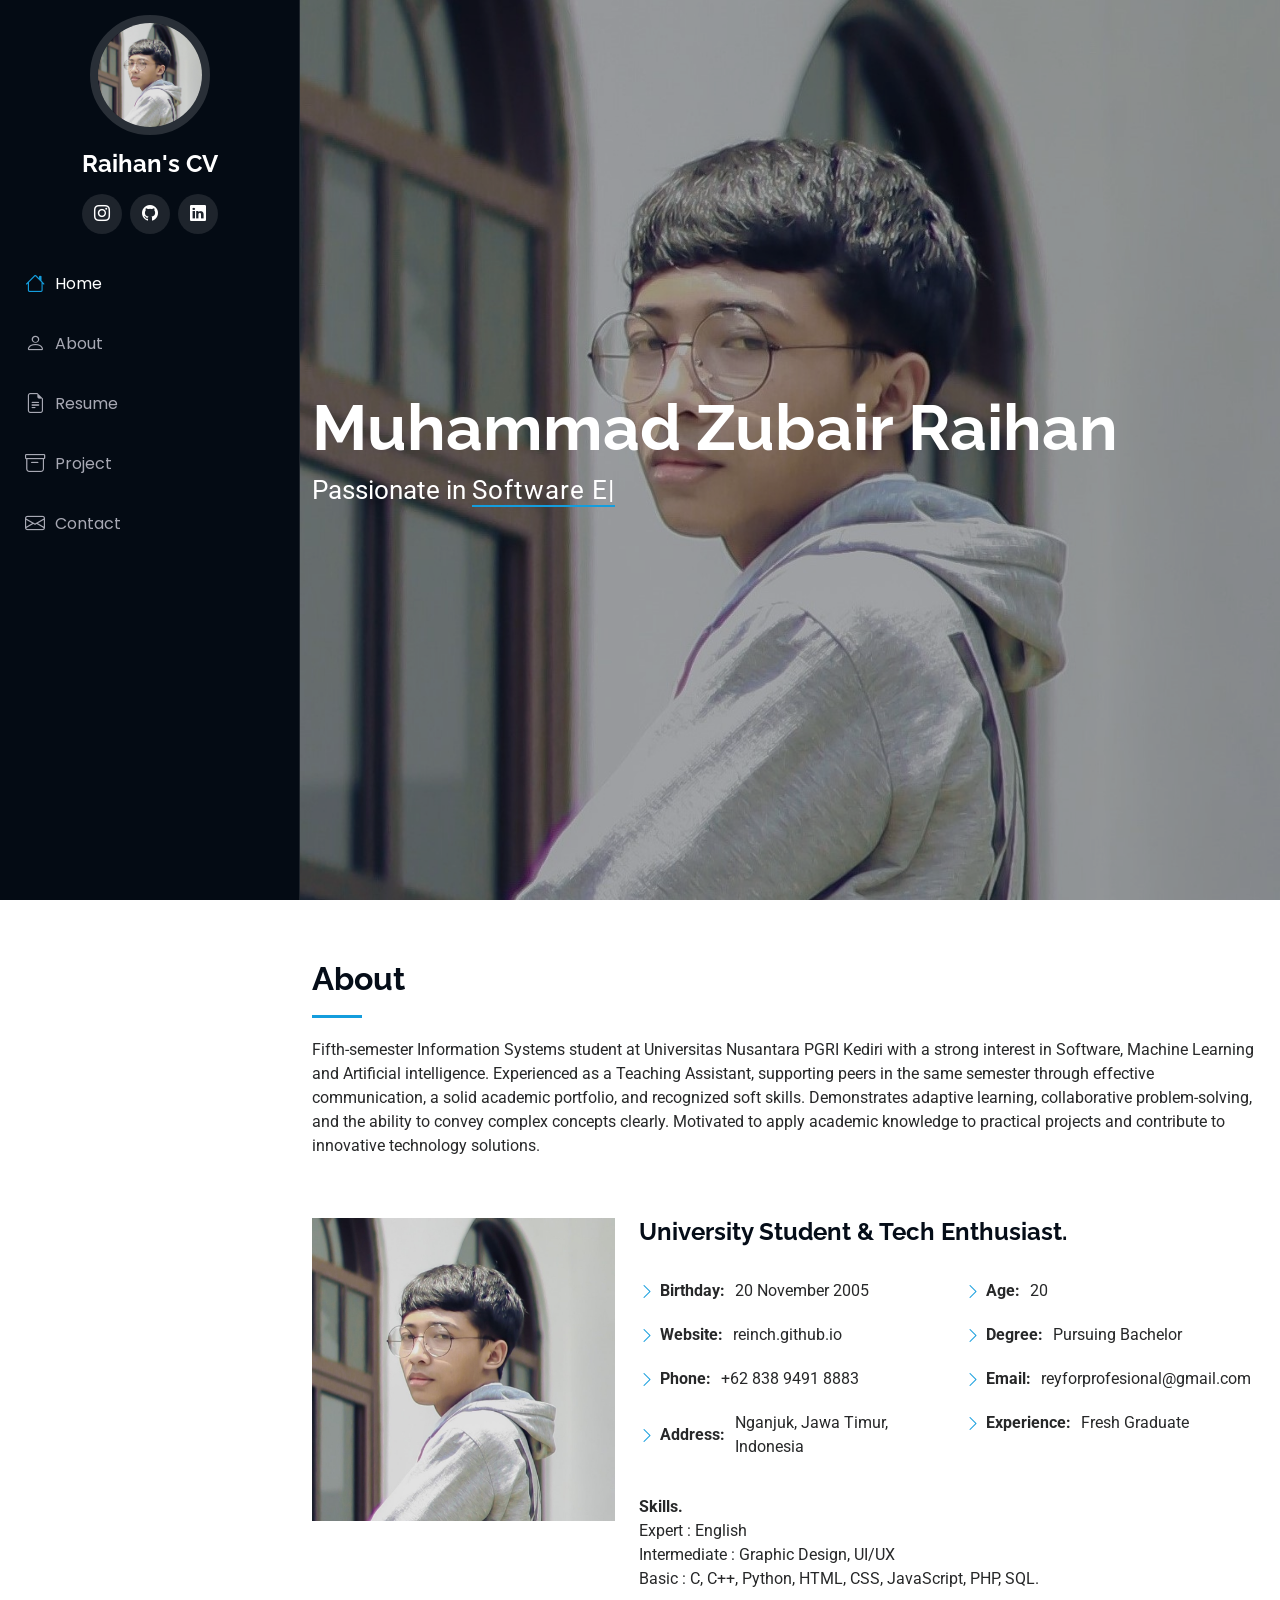
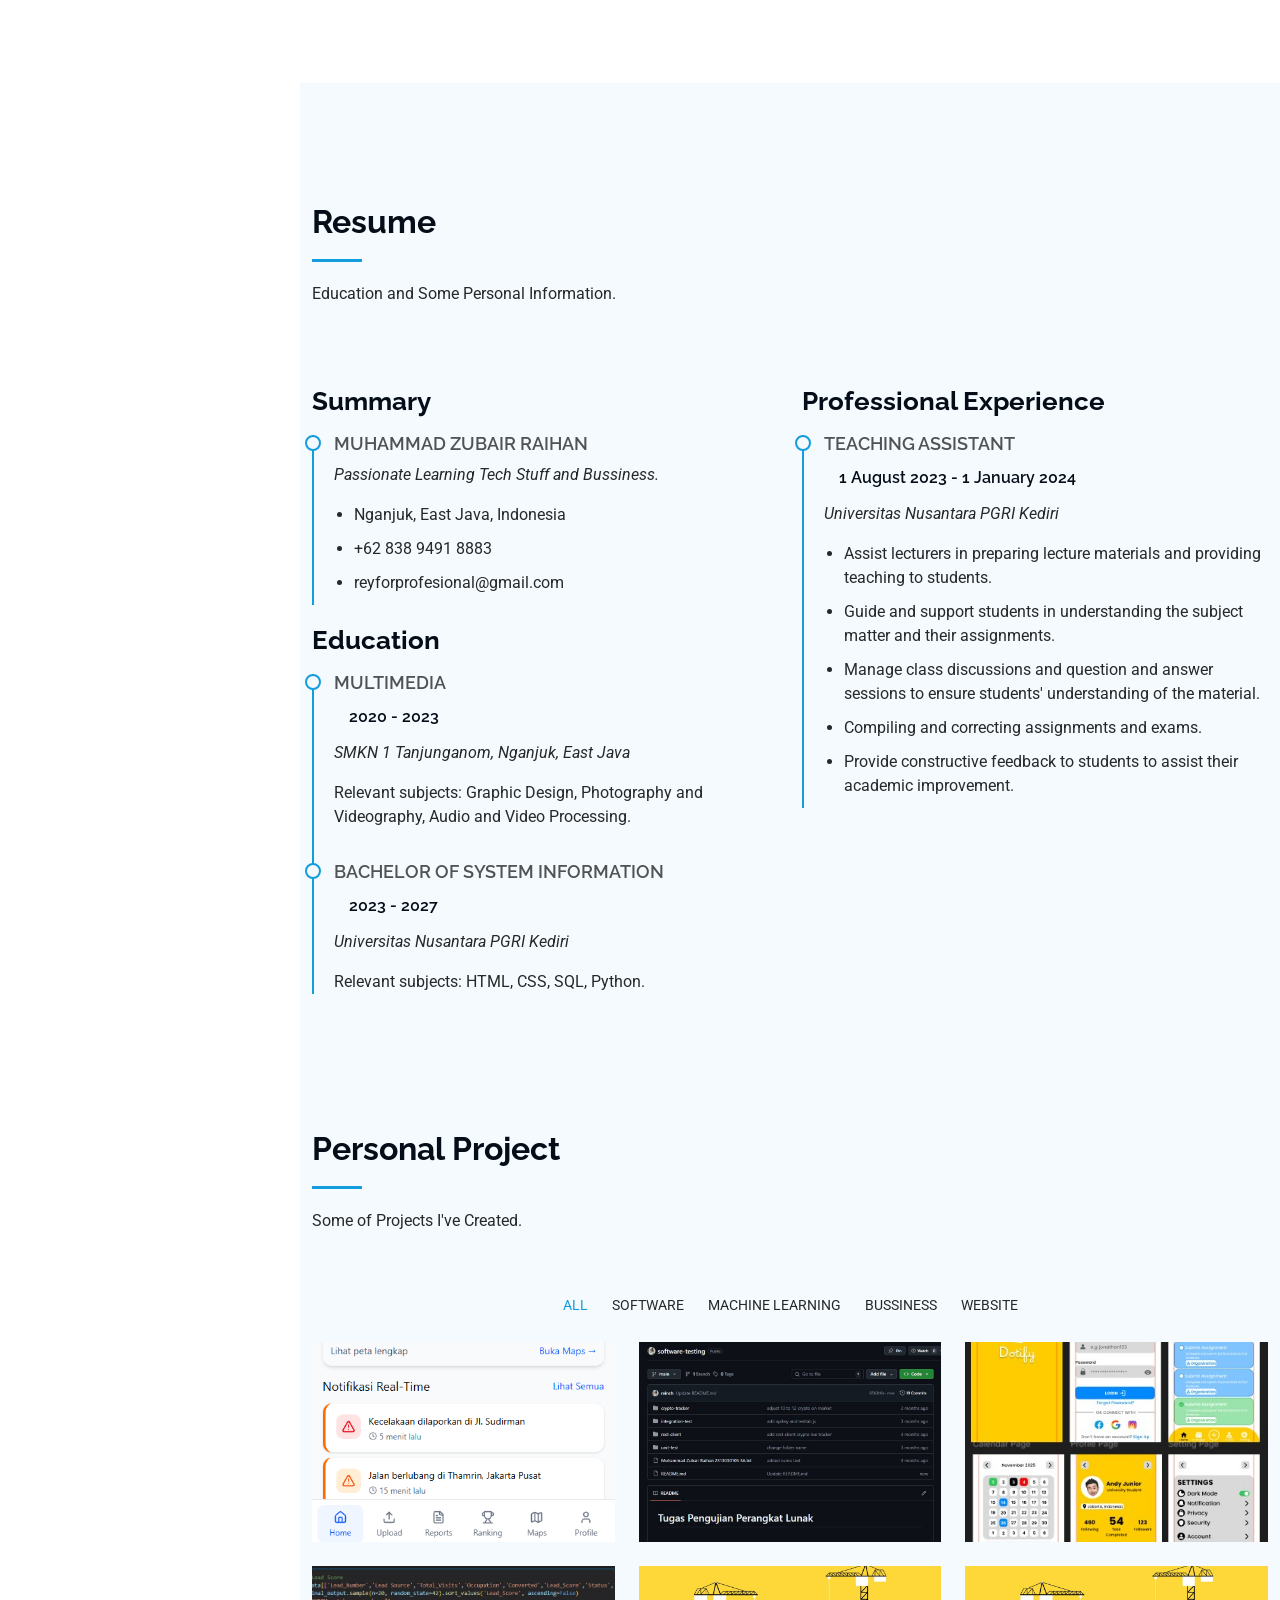
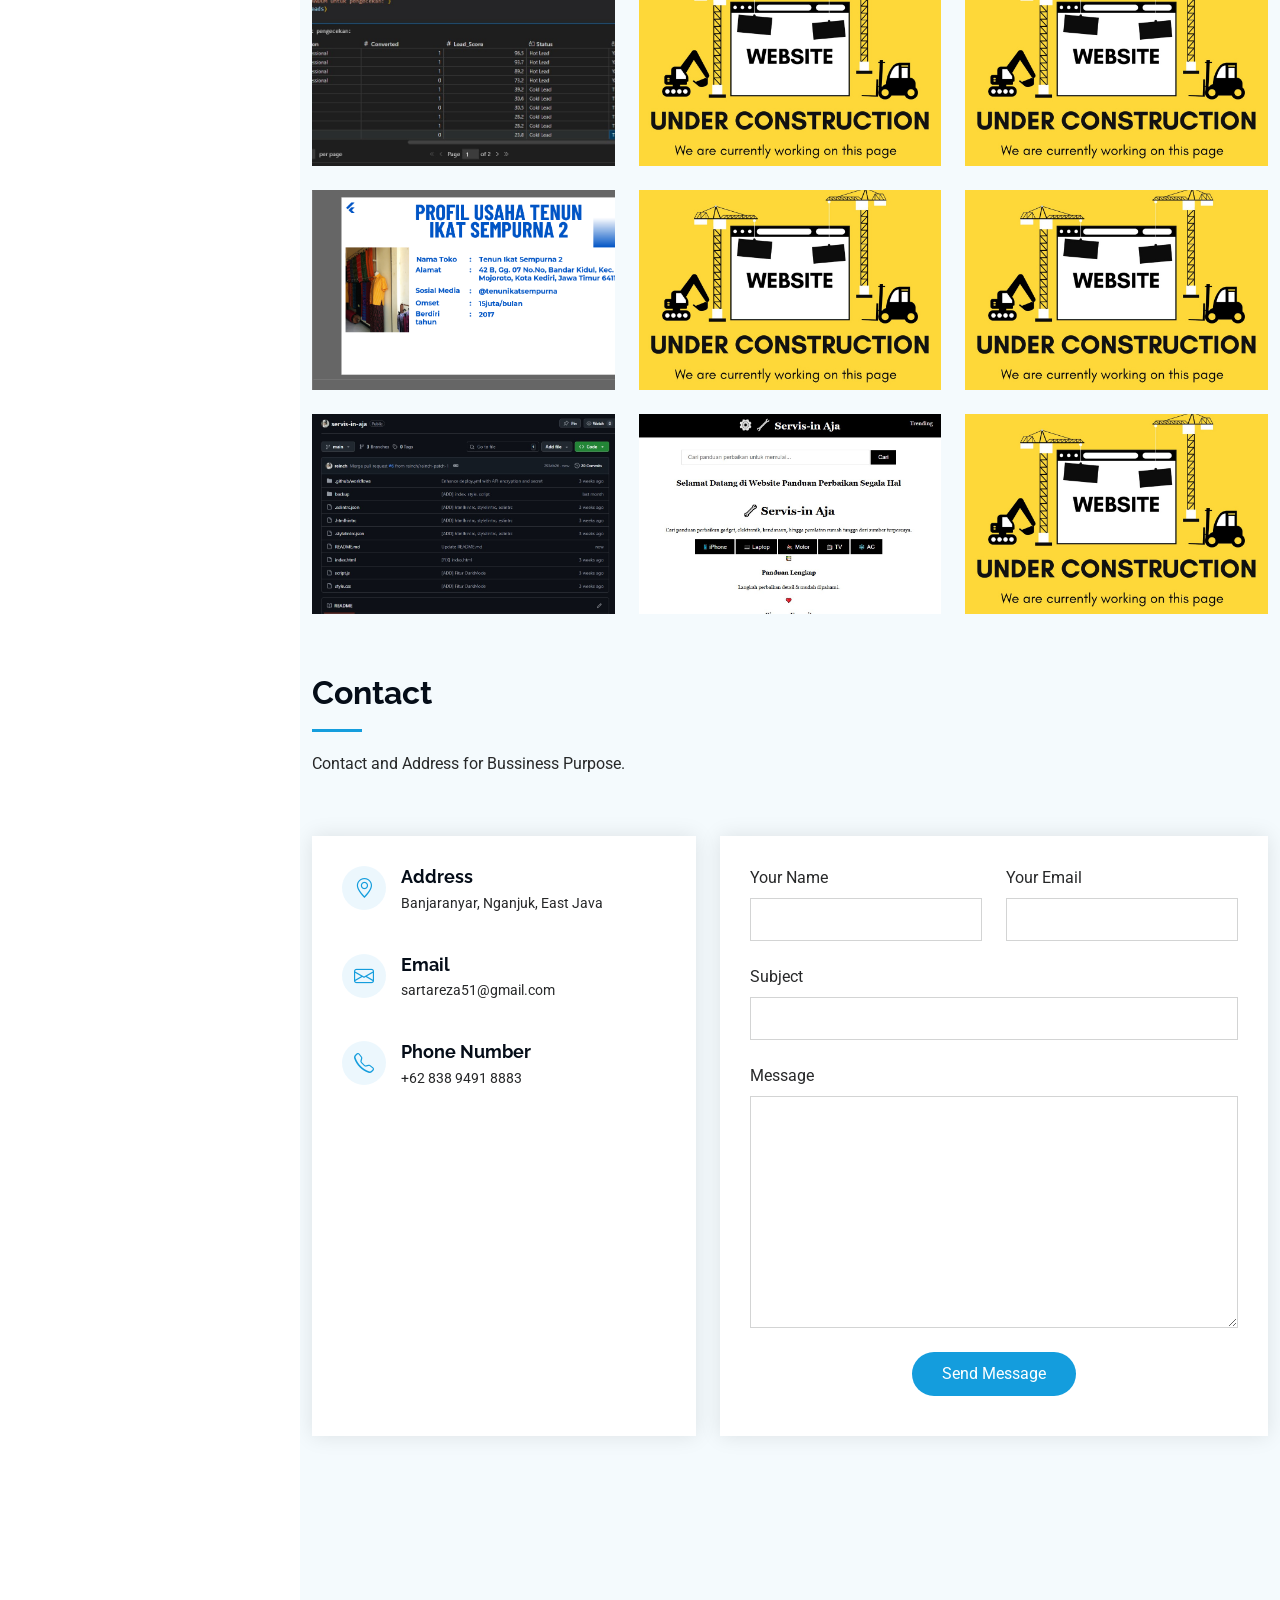
<file: index.html>
<!DOCTYPE html>
<html lang="en">

<head>
  <meta charset="utf-8">
  <meta content="width=device-width, initial-scale=1.0" name="viewport">
  <title>CV - Muhamamd Zubair Raihan</title>
  <meta content="" name="description">
  <meta content="" name="keywords">

  <!-- Favicons -->
  <link href="assets/img/favicon.png" rel="icon">
  <link href="assets/img/apple-touch-icon.png" rel="apple-touch-icon">

  <!-- Fonts -->
  <link href="https://fonts.googleapis.com" rel="preconnect">
  <link href="https://fonts.gstatic.com" rel="preconnect" crossorigin>
  <link href="https://fonts.googleapis.com/css2?family=Roboto:ital,wght@0,100;0,300;0,400;0,500;0,700;0,900;1,100;1,300;1,400;1,500;1,700;1,900&family=Poppins:ital,wght@0,100;0,200;0,300;0,400;0,500;0,600;0,700;0,800;0,900;1,100;1,200;1,300;1,400;1,500;1,600;1,700;1,800;1,900&family=Raleway:ital,wght@0,100;0,200;0,300;0,400;0,500;0,600;0,700;0,800;0,900;1,100;1,200;1,300;1,400;1,500;1,600;1,700;1,800;1,900&display=swap" rel="stylesheet">

  <!-- Vendor CSS Files -->
  <link href="assets/vendor/bootstrap/css/bootstrap.min.css" rel="stylesheet">
  <link href="assets/vendor/bootstrap-icons/bootstrap-icons.css" rel="stylesheet">
  <link href="assets/vendor/aos/aos.css" rel="stylesheet">
  <link href="assets/vendor/glightbox/css/glightbox.min.css" rel="stylesheet">
  <link href="assets/vendor/swiper/swiper-bundle.min.css" rel="stylesheet">

  <!-- Main CSS File -->
  <link href="assets/css/main.css" rel="stylesheet">

</head>

<body class="index-page">

  <header id="header" class="header dark-background d-flex flex-column">
    <i class="header-toggle d-xl-none bi bi-list"></i>

    <div class="profile-img">
      <img src="assets/img/my-profile-img.jpg" alt="" class="img-fluid rounded-circle">
    </div>

    <a href="index.html" class="logo d-flex align-items-center justify-content-center">
      <!-- Uncomment the line below if you also wish to use an image logo -->
      <!-- <img src="assets/img/logo.png" alt=""> -->
      <h1 class="sitename">Raihan's CV</h1>
    </a>

    <div class="social-links text-center">
      <a href="https://www.instagram.com/mz.raihans/" class="instagram"><i class="bi bi-instagram"></i></a>
      <a href="https://github.com/reinch" class="github"><i class="bi bi-github"></i></a>
      <!-- <a href="https://www.facebook.com/Reyhandelsantrye" class="facebook"><i class="bi bi-facebook"></i></a> -->
      <a href="www.linkedin.com/in/mzraihan" class="linkedin"><i class="bi bi-linkedin"></i></a>
    </div>

    <nav id="navmenu" class="navmenu">
      <ul>
        <li><a href="#home" class="active"><i class="bi bi-house navicon"></i>Home</a></li>
        <li><a href="#about"><i class="bi bi-person navicon"></i> About</a></li>
        <li><a href="#resume"><i class="bi bi-file-earmark-text navicon"></i> Resume</a></li>
        <li><a href="#portfolio"><i class="bi bi-archive navicon"></i> Project</a></li>
        <li><a href="#contact"><i class="bi bi-envelope navicon"></i> Contact</a></li>
      </ul>
    </nav>

  </header>

  <main class="main">

    <!-- Hero Section -->
    <section id="home" class="home section dark-background">

      <img src="assets/img/home-bg.jpg" alt="" data-aos="fade-in" class="">

      <div class="container" data-aos="fade-up" data-aos-delay="100">
        <h2>Muhammad Zubair Raihan</h2>
        <p>Passionate in <span class="typed" data-typed-items="Software Engineering, Bussiness, Machine Learning, Robotic Automation">Designer</span><span class="typed-cursor typed-cursor--blink" aria-hidden="true"></span><span class="typed-cursor typed-cursor--blink" aria-hidden="true"></span></p>
      </div>

    </section><!-- /Hero Section -->

    <!-- About Section -->
    <section id="about" class="about section">

      <!-- Section Title -->
      <div class="container section-title" data-aos="fade-up">
        <h2>About</h2>
        <p>Fifth-semester Information Systems student at Universitas Nusantara PGRI Kediri with a strong interest in Software, Machine Learning and Artificial intelligence. Experienced as a Teaching Assistant, supporting peers in the same semester through effective communication, a solid academic portfolio, and recognized soft skills. Demonstrates adaptive learning, collaborative problem-solving, and the ability to convey complex concepts clearly. Motivated to apply academic knowledge to practical projects and contribute to innovative technology solutions.</p>
      </div><!-- End Section Title -->

      <div class="container" data-aos="fade-up" data-aos-delay="100">

        <div class="row gy-4 justify-content-center">
          <div class="col-lg-4">
            <img src="assets/img/my-profile-img.jpg" class="img-fluid" alt="">
          </div>
          <div class="col-lg-8 content">
            <h2>University Student &amp; Tech Enthusiast.</h2> <br>
            <!--             <p class="fst-italic py-3">
              A short profile about me :
            </p> -->
            <div class="row">
              <div class="col-lg-6">
                <ul>
                  <li><i class="bi bi-chevron-right"></i> <strong>Birthday:</strong> <span>20 November 2005</span></li>
                  <li><i class="bi bi-chevron-right"></i> <strong>Website:</strong> <span>reinch.github.io</span></li>
                  <li><i class="bi bi-chevron-right"></i> <strong>Phone:</strong> <span>+62 838 9491 8883</span></li>
                  <li><i class="bi bi-chevron-right"></i> <strong>Address:</strong> <span>Nganjuk, Jawa Timur, Indonesia</span></li>
                </ul>
              </div>
              <div class="col-lg-6">
                <ul>
                  <li><i class="bi bi-chevron-right"></i> <strong>Age:</strong> <span>20</span></li>
                  <li><i class="bi bi-chevron-right"></i> <strong>Degree:</strong> <span>Pursuing Bachelor</span></li>
                  <li><i class="bi bi-chevron-right"></i> <strong>Email:</strong> <span>reyforprofesional@gmail.com</span></li>
                  <li><i class="bi bi-chevron-right"></i> <strong>Experience:</strong> <span>Fresh Graduate</span></li>
                </ul>
              </div>
            </div>
            <p class="py-3">
              <b>Skills.</b><br>
              Expert : English <br>
              Intermediate : Graphic Design, UI/UX<br>
              Basic : C, C++, Python, HTML, CSS, JavaScript, PHP, SQL.
            </p>
          </div>
        </div>

      </div>

    </section><!-- /About Section -->

    <!-- Skills Section -->
    <section id="skills" class="skills section light-background">

    <!-- Resume Section -->
    <section id="resume" class="resume section">

      <!-- Section Title -->
      <div class="container section-title" data-aos="fade-up">
        <h2>Resume</h2>
        <p>Education and Some Personal Information.</p>
      </div><!-- End Section Title -->

      <div class="container">

        <div class="row">

          <div class="col-lg-6" data-aos="fade-up" data-aos-delay="100">
            <h3 class="resume-title">Summary</h3>

            <div class="resume-item pb-0">
              <h4>Muhammad Zubair Raihan</h4>
              <p><em>Passionate Learning Tech Stuff and Bussiness.</em></p>
              <ul>
                <li>Nganjuk, East Java, Indonesia</li>
                <li>+62 838 9491 8883</li>
                <li>reyforprofesional@gmail.com</li>
              </ul>
            </div><!-- Edn Resume Item -->

            <h3 class="resume-title">Education</h3>
            <div class="resume-item">
              <h4>Multimedia</h4>
              <h5>2020 - 2023</h5>
              <p><em>SMKN 1 Tanjunganom, Nganjuk, East Java</em></p>
              <p>Relevant subjects: Graphic Design, Photography and Videography, Audio and Video Processing.</p>
            </div><!-- Edn Resume Item -->

            <div class="resume-item">
              <h4>Bachelor of System Information</h4>
              <h5>2023 - 2027</h5>
              <p><em>Universitas Nusantara PGRI Kediri</em></p>
              <p>Relevant subjects: HTML, CSS, SQL, Python.</p>
            </div><!-- Edn Resume Item -->

          </div>

          <div class="col-lg-6" data-aos="fade-up" data-aos-delay="200">
            <h3 class="resume-title">Professional Experience</h3>
            <div class="resume-item">
              <h4>Teaching Assistant</h4>
              <h5>1 August 2023 - 1 January 2024</h5>
              <p><em>Universitas Nusantara PGRI Kediri</em></p>
              <ul>
                  <li>Assist lecturers in preparing lecture materials and providing teaching to students.</li> 
                  <li>Guide and support students in understanding the subject matter and their assignments.</li> 
                  <li>Manage class discussions and question and answer sessions to ensure students' understanding of the material.</li> 
                  <li>Compiling and correcting assignments and exams.</li>
                  <li>Provide constructive feedback to students to assist their academic improvement. </li>
              </ul>
            </div><!-- Edn Resume Item -->

            </div><!-- Edn Resume Item -->

          </div>

        </div>

      </div>

    </section><!-- /Resume Section -->

    <!-- Portfolio Section -->
    <section id="portfolio" class="portfolio section light-background">

      <!-- Section Title -->
      <div class="container section-title" data-aos="fade-up">
        <h2>Personal Project</h2>
        <p>Some of Projects I've Created.</p>
      </div>
      <!-- End Section Title -->

      <div class="container">

        <div class="isotope-layout" data-default-filter="*" data-layout="masonry" data-sort="original-order">

          <ul class="portfolio-filters isotope-filters" data-aos="fade-up" data-aos-delay="100">
            <li data-filter="*" class="filter-active">All </li>
            <li data-filter=".filter-app">Software</li>
            <li data-filter=".filter-product">Machine Learning</li>
            <li data-filter=".filter-branding">Bussiness</li>
            <li data-filter=".filter-books">Website</li>
          </ul><!-- End Portfolio Filters -->

          <div class="row gy-4 isotope-container" data-aos="fade-up" data-aos-delay="200">

            <div class="col-lg-4 col-md-6 portfolio-item isotope-item filter-app">
              <div class="portfolio-content h-100">
                <img src="assets/img/portfolio/app-1.jpg" class="img-fluid" alt="">
                <div class="portfolio-info">
                  <h4>Desain 1</h4>
                  <p>UI/UX Designer AI Safety Road Software</p>
                  <a href="assets/img/portfolio/app-1.jpg" title="UI/UX Project" data-gallery="portfolio-gallery-app" class="glightbox preview-link"><i class="bi bi-zoom-in"></i></a>
                  <a href="portfolio-details.html" title="More Details" class="details-link"><i class="bi bi-link-45deg"></i></a>
                </div>
              </div>
            </div><!-- End Portfolio Item -->

                        <div class="col-lg-4 col-md-6 portfolio-item isotope-item filter-app">
              <div class="portfolio-content h-100">
                <img src="assets/img/portfolio/app-2.jpg" class="img-fluid" alt="">
                <div class="portfolio-info">
                  <h4>Software Testing</h4>
                  <p>Testing a Software Using Selenium IDE, Apache Jmeter, and PHP Unit.</p>
                  <a href="assets/img/portfolio/app-2.jpg" title="Software Testing" data-gallery="portfolio-gallery-app" class="glightbox preview-link"><i class="bi bi-zoom-in"></i></a>
                  <a href="portfolio-details.html" title="More Details" class="details-link"><i class="bi bi-link-45deg"></i></a>
                </div>
              </div>
            </div><!-- End Portfolio Item -->

                        <div class="col-lg-4 col-md-6 portfolio-item isotope-item filter-app">
              <div class="portfolio-content h-100">
                <img src="assets/img/portfolio/app-3.jpg" class="img-fluid" alt="">
                <div class="portfolio-info">
                  <h4>Desain 2</h4>
                  <p>UI/UX Designer Dotify App</p>
                  <a href="assets/img/portfolio/app-3.jpg" title="UI/UX Project" data-gallery="portfolio-gallery-app" class="glightbox preview-link"><i class="bi bi-zoom-in"></i></a>
                  <a href="portfolio-details.html" title="More Details" class="details-link"><i class="bi bi-link-45deg"></i></a>
                </div>
              </div>
            </div><!-- End Portfolio Item -->

            <div class="col-lg-4 col-md-6 portfolio-item isotope-item filter-product">
              <div class="portfolio-content h-100">
                <img src="assets/img/portfolio/product-1.jpg" class="img-fluid" alt="">
                <div class="portfolio-info">
                  <h4>Machine Learning</h4>
                  <p>Otomisasi Agen Properti</p>
                  <a href="assets/img/portfolio/product-1.jpg" title="Machine Learning 1" data-gallery="portfolio-gallery-product" class="glightbox preview-link"><i class="bi bi-zoom-in"></i></a>
                  <a href="portfolio-details.html" title="More Details" class="details-link"><i class="bi bi-link-45deg"></i></a>
                </div>
              </div>
            </div><!-- End Portfolio Item -->

                        <div class="col-lg-4 col-md-6 portfolio-item isotope-item filter-product">
              <div class="portfolio-content h-100">
                <img src="assets/img/portfolio/product-2.jpg" class="img-fluid" alt="">
                <div class="portfolio-info">
                  <h4>Product 2</h4>
                  <p>Lorem ipsum, dolor sit amet consectetur</p>
                  <a href="assets/img/portfolio/product-2.jpg" title="Product 2" data-gallery="portfolio-gallery-product" class="glightbox preview-link"><i class="bi bi-zoom-in"></i></a>
                  <a href="portfolio-details.html" title="More Details" class="details-link"><i class="bi bi-link-45deg"></i></a>
                </div>
              </div>
            </div><!-- End Portfolio Item -->

                        <div class="col-lg-4 col-md-6 portfolio-item isotope-item filter-product">
              <div class="portfolio-content h-100">
                <img src="assets/img/portfolio/product-3.jpg" class="img-fluid" alt="">
                <div class="portfolio-info">
                  <h4>Product 3</h4>
                  <p>Lorem ipsum, dolor sit amet consectetur</p>
                  <a href="assets/img/portfolio/product-3.jpg" title="Product 3" data-gallery="portfolio-gallery-product" class="glightbox preview-link"><i class="bi bi-zoom-in"></i></a>
                  <a href="portfolio-details.html" title="More Details" class="details-link"><i class="bi bi-link-45deg"></i></a>
                </div>
              </div>
            </div><!-- End Portfolio Item -->

            <div class="col-lg-4 col-md-6 portfolio-item isotope-item filter-branding">
              <div class="portfolio-content h-100">
                <img src="assets/img/portfolio/branding-1.jpg" class="img-fluid" alt="">
                <div class="portfolio-info">
                  <h4>Analisa Bisnis</h4>
                  <p>Analisa Bisnis Tenun Ikat Kediri</p>
                  <a href="assets/img/portfolio/branding-1.jpg" title="Bussiness 1" data-gallery="portfolio-gallery-branding" class="glightbox preview-link"><i class="bi bi-zoom-in"></i></a>
                  <a href="portfolio-details.html" title="More Details" class="details-link"><i class="bi bi-link-45deg"></i></a>
                </div>
              </div>
            </div><!-- End Portfolio Item -->

            <div class="col-lg-4 col-md-6 portfolio-item isotope-item filter-branding">
              <div class="portfolio-content h-100">
                <img src="assets/img/portfolio/branding-2.jpg" class="img-fluid" alt="">
                <div class="portfolio-info">
                  <h4>Branding 2</h4>
                  <p>Lorem ipsum, dolor sit amet consectetur</p>
                  <a href="assets/img/portfolio/branding-2.jpg" title="Branding 2" data-gallery="portfolio-gallery-branding" class="glightbox preview-link"><i class="bi bi-zoom-in"></i></a>
                  <a href="portfolio-details.html" title="More Details" class="details-link"><i class="bi bi-link-45deg"></i></a>
                </div>
              </div>
            </div><!-- End Portfolio Item -->

            <div class="col-lg-4 col-md-6 portfolio-item isotope-item filter-branding">
              <div class="portfolio-content h-100">
                <img src="assets/img/portfolio/branding-3.jpg" class="img-fluid" alt="">
                <div class="portfolio-info">
                  <h4>Branding 3</h4>
                  <p>Lorem ipsum, dolor sit amet consectetur</p>
                  <a href="assets/img/portfolio/branding-3.jpg" title="Branding 2" data-gallery="portfolio-gallery-branding" class="glightbox preview-link"><i class="bi bi-zoom-in"></i></a>
                  <a href="portfolio-details.html" title="More Details" class="details-link"><i class="bi bi-link-45deg"></i></a>
                </div>
              </div>
            </div><!-- End Portfolio Item -->

            <div class="col-lg-4 col-md-6 portfolio-item isotope-item filter-books">
              <div class="portfolio-content h-100">
                <img src="assets/img/portfolio/books-1.jpg" class="img-fluid" alt="">
                <div class="portfolio-info">
                  <h4>Nasa Rest Client</h4>
                  <p>Website Rest Client Dengan Memanfaatkan API Public Nasa.</p>
                  <a href="assets/img/portfolio/books-1.jpg" title="Rest Client 1" data-gallery="portfolio-gallery-book" class="glightbox preview-link"><i class="bi bi-zoom-in"></i></a>
                  <a href="portfolio-details.html" title="More Details" class="details-link"><i class="bi bi-link-45deg"></i></a>
                </div>
              </div>
            </div><!-- End Portfolio Item -->

            <div class="col-lg-4 col-md-6 portfolio-item isotope-item filter-books">
              <div class="portfolio-content h-100">
                <img src="assets/img/portfolio/books-2.jpg" class="img-fluid" alt="">
                <div class="portfolio-info">
                  <h4>Servisin Aja Rest Client Website</h4>
                  <p>Website Pencarian Segala Jenis Perbaikan Dengan Menggunakan Public API ifixit.</p>
                  <a href="assets/img/portfolio/books-2.jpg" title="Rest Client 2" data-gallery="portfolio-gallery-book" class="glightbox preview-link"><i class="bi bi-zoom-in"></i></a>
                  <a href="portfolio-details.html" title="More Details" class="details-link"><i class="bi bi-link-45deg"></i></a>
                </div>
              </div>
            </div><!-- End Portfolio Item -->

            <div class="col-lg-4 col-md-6 portfolio-item isotope-item filter-books">
              <div class="portfolio-content h-100">
                <img src="assets/img/portfolio/books-3.jpg" class="img-fluid" alt="">
                <div class="portfolio-info">
                  <h4>Books 3</h4>
                  <p>Lorem ipsum, dolor sit amet consectetur</p>
                  <a href="assets/img/portfolio/books-3.jpg" title="Branding 3" data-gallery="portfolio-gallery-book" class="glightbox preview-link"><i class="bi bi-zoom-in"></i></a>
                  <a href="portfolio-details.html" title="More Details" class="details-link"><i class="bi bi-link-45deg"></i></a>
                </div>
              </div>
            </div><!-- End Portfolio Item -->

          </div><!-- End Portfolio Container -->

        </div>

      </div>

    <!-- Contact Section -->
    <section id="contact" class="contact section">

      <!-- Section Title -->
      <div class="container section-title" data-aos="fade-up">
        <h2>Contact</h2>
        <p>Contact and Address for Bussiness Purpose.</p>
      </div><!-- End Section Title -->

      <div class="container" data-aos="fade-up" data-aos-delay="100">

        <div class="row gy-4">

          <div class="col-lg-5">

            <div class="info-wrap">
              <div class="info-item d-flex" data-aos="fade-up" data-aos-delay="200">
                <i class="bi bi-geo-alt flex-shrink-0"></i>
                <div>
                  <h3>Address</h3>
                  <p>Banjaranyar, Nganjuk, East Java</p>
                </div>
              </div><!-- End Info Item -->

              <div class="info-item d-flex" data-aos="fade-up" data-aos-delay="300">
                <i class="bi bi-envelope flex-shrink-0"></i>
                <div>
                  <h3>Email</h3>
                  <p>sartareza51@gmail.com</p>
                </div>
              </div><!-- End Info Item -->

              <div class="info-item d-flex" data-aos="fade-up" data-aos-delay="400">
                <i class="bi bi-telephone flex-shrink-0"></i>
                <div>
                  <h3>Phone Number</h3>
                  <p>+62 838 9491 8883</p>
                </div>
              </div><!-- End Info Item -->

              <iframe src="https://www.google.com/maps/embed?pb=!1m14!1m12!1m3!1d988.6064038178114!2d111.9913682015948!3d-7.637294109915588!2m3!1f0!2f0!3f0!3m2!1i1024!2i768!4f13.1!5e0!3m2!1sid!2sid!4v1747276596445!5m2!1sid!2sid" frameborder="0" style="border:0; width: 100%; height: 270px;" allowfullscreen="" loading="lazy" referrerpolicy="no-referrer-when-downgrade"></iframe>
            </div>
          </div>

          <div class="col-lg-7">
            <form action="forms/contact.php" method="post" class="php-email-form" data-aos="fade-up" data-aos-delay="200">
              <div class="row gy-4">

                <div class="col-md-6">
                  <label for="name-field" class="pb-2">Your Name</label>
                  <input type="text" name="name" id="name-field" class="form-control" required="">
                </div>

                <div class="col-md-6">
                  <label for="email-field" class="pb-2">Your Email</label>
                  <input type="email" class="form-control" name="email" id="email-field" required="">
                </div>

                <div class="col-md-12">
                  <label for="subject-field" class="pb-2">Subject</label>
                  <input type="text" class="form-control" name="subject" id="subject-field" required="">
                </div>

                <div class="col-md-12">
                  <label for="message-field" class="pb-2">Message</label>
                  <textarea class="form-control" name="message" rows="10" id="message-field" required=""></textarea>
                </div>

                <div class="col-md-12 text-center">
                  <div class="loading">Loading</div>
                  <div class="error-message"></div>
                  <div class="sent-message">Your message has been sent. Thank you!</div>

                  <button type="submit">Send Message</button>
                </div>

              </div>
            </form>
          </div><!-- End Contact Form -->

        </div>

      </div>

    </section><!-- /Contact Section -->

  </main>

  <!-- Scroll Top -->
  <a href="#" id="scroll-top" class="scroll-top d-flex align-items-center justify-content-center"><i class="bi bi-arrow-up-short"></i></a>

  <!-- Preloader -->
  <div id="preloader"></div>

  <!-- Vendor JS Files -->
  <script src="assets/vendor/bootstrap/js/bootstrap.bundle.min.js"></script>
  <script src="assets/vendor/php-email-form/validate.js"></script>
  <script src="assets/vendor/aos/aos.js"></script>
  <script src="assets/vendor/typed.js/typed.umd.js"></script>
  <script src="assets/vendor/purecounter/purecounter_vanilla.js"></script>
  <script src="assets/vendor/waypoints/noframework.waypoints.js"></script>
  <script src="assets/vendor/glightbox/js/glightbox.min.js"></script>
  <script src="assets/vendor/imagesloaded/imagesloaded.pkgd.min.js"></script>
  <script src="assets/vendor/isotope-layout/isotope.pkgd.min.js"></script>
  <script src="assets/vendor/swiper/swiper-bundle.min.js"></script>

  <!-- Main JS File -->
  <script src="assets/js/main.js"></script>

</body>

</html>
</file>
<file: assets/css/main.css>
/**
* Template Name: iPortfolio
* Template URL: https://bootstrapmade.com/iportfolio-bootstrap-portfolio-websites-template/
* Updated: Jun 29 2024 with Bootstrap v5.3.3
* Author: BootstrapMade.com
* License: https://bootstrapmade.com/license/
*/

/*--------------------------------------------------------------
# Font & Color Variables
# Help: https://bootstrapmade.com/color-system/
--------------------------------------------------------------*/
/* Fonts */
:root {
  --default-font: "Roboto",  system-ui, -apple-system, "Segoe UI", Roboto, "Helvetica Neue", Arial, "Noto Sans", "Liberation Sans", sans-serif, "Apple Color Emoji", "Segoe UI Emoji", "Segoe UI Symbol", "Noto Color Emoji";
  --heading-font: "Raleway",  sans-serif;
  --nav-font: "Poppins",  sans-serif;
}

/* Global Colors - The following color variables are used throughout the website. Updating them here will change the color scheme of the entire website */
:root { 
  --background-color: #ffffff; /* Background color for the entire website, including individual sections */
  --default-color: #272829; /* Default color used for the majority of the text content across the entire website */
  --heading-color: #050d18; /* Color for headings, subheadings and title throughout the website */
  --accent-color: #149ddd; /* Accent color that represents your brand on the website. It's used for buttons, links, and other elements that need to stand out */
  --surface-color: #ffffff; /* The surface color is used as a background of boxed elements within sections, such as cards, icon boxes, or other elements that require a visual separation from the global background. */
  --contrast-color: #ffffff; /* Contrast color for text, ensuring readability against backgrounds of accent, heading, or default colors. */
}

/* Nav Menu Colors - The following color variables are used specifically for the navigation menu. They are separate from the global colors to allow for more customization options */
:root {
  --nav-color: #a8a9b4;  /* The default color of the main navmenu links */
  --nav-hover-color: #ffffff; /* Applied to main navmenu links when they are hovered over or active */
  --nav-mobile-background-color: #040b14; /* Used as the background color for mobile navigation menu */
  --nav-dropdown-background-color: #040b14; /* Used as the background color for dropdown items that appear when hovering over primary navigation items */
  --nav-dropdown-color: #a8a9b4; /* Used for navigation links of the dropdown items in the navigation menu. */
  --nav-dropdown-hover-color: #ffffff; /* Similar to --nav-hover-color, this color is applied to dropdown navigation links when they are hovered over. */
}

/* Color Presets - These classes override global colors when applied to any section or element, providing reuse of the sam color scheme. */

.light-background {
  --background-color: #f4fafd;
  --surface-color: #ffffff;
}

.dark-background {
  --background-color: #040b14;
  --default-color: #ffffff;
  --heading-color: #ffffff;
  --surface-color: #151f2b;
  --contrast-color: #ffffff;
}

/* Smooth scroll */
:root {
  scroll-behavior: smooth;
}

/*--------------------------------------------------------------
# General Styling & Shared Classes
--------------------------------------------------------------*/
body {
  color: var(--default-color);
  background-color: var(--background-color);
  font-family: var(--default-font);
}

a {
  color: var(--accent-color);
  text-decoration: none;
  transition: 0.3s;
}

a:hover {
  color: color-mix(in srgb, var(--accent-color), transparent 25%);
  text-decoration: none;
}

h1,
h2,
h3,
h4,
h5,
h6 {
  color: var(--heading-color);
  font-family: var(--heading-font);
}

/* PHP Email Form Messages
------------------------------*/
.php-email-form .error-message {
  display: none;
  background: #df1529;
  color: #ffffff;
  text-align: left;
  padding: 15px;
  margin-bottom: 24px;
  font-weight: 600;
}

.php-email-form .sent-message {
  display: none;
  color: #ffffff;
  background: #059652;
  text-align: center;
  padding: 15px;
  margin-bottom: 24px;
  font-weight: 600;
}

.php-email-form .loading {
  display: none;
  background: var(--surface-color);
  text-align: center;
  padding: 15px;
  margin-bottom: 24px;
}

.php-email-form .loading:before {
  content: "";
  display: inline-block;
  border-radius: 50%;
  width: 24px;
  height: 24px;
  margin: 0 10px -6px 0;
  border: 3px solid var(--accent-color);
  border-top-color: var(--surface-color);
  animation: php-email-form-loading 1s linear infinite;
}

@keyframes php-email-form-loading {
  0% {
    transform: rotate(0deg);
  }

  100% {
    transform: rotate(360deg);
  }
}

/*--------------------------------------------------------------
# Global Header
--------------------------------------------------------------*/
.header {
  color: var(--default-color);
  background-color: var(--background-color);
  position: fixed;
  top: 0;
  left: 0;
  bottom: 0;
  padding: 0 15px;
  width: 300px;
  transition: all ease-in-out 0.3s;
  overflow-y: auto;
  z-index: 997;
  border-right: 1px solid color-mix(in srgb, var(--default-color), transparent 90%);
}

.header .profile-img img {
  margin: 15px auto;
  display: block;
  width: 120px;
  border: 8px solid color-mix(in srgb, var(--default-color), transparent 85%);
}

.header .logo {
  line-height: 1;
  margin-bottom: 15px;
}

.header .logo img {
  max-height: 32px;
  margin-right: 8px;
}

.header .logo h1 {
  font-size: 24px;
  margin: 0;
  font-weight: 700;
  color: var(--heading-color);
}

.header .social-links {
  margin: 0 0 20px 0;
}

.header .social-links a {
  font-size: 16px;
  display: inline-flex;
  align-items: center;
  justify-content: center;
  background: color-mix(in srgb, var(--default-color), transparent 90%);
  color: var(--default-color);
  margin: 0 2px;
  border-radius: 50%;
  text-align: center;
  width: 40px;
  height: 40px;
  transition: 0.3s;
}

.header .social-links a:hover {
  color: var(--contrast-color);
  background: var(--accent-color);
}

@media (min-width: 1200px) {

  .header~main,
  .header~#footer {
    margin-left: 300px;
  }
}

@media (max-width: 1199px) {
  .header {
    left: -100%;
  }
}

.header.header-show {
  left: 0;
}

.header .header-toggle {
  color: var(--contrast-color);
  background-color: var(--accent-color);
  font-size: 22px;
  display: flex;
  align-items: center;
  justify-content: center;
  width: 40px;
  height: 40px;
  border-radius: 50%;
  cursor: pointer;
  position: fixed;
  top: 15px;
  right: 15px;
  z-index: 9999;
  transition: background-color 0.3s;
}

.header .header-toggle:hover {
  color: var(--contrast-color);
  background-color: color-mix(in srgb, var(--accent-color) 90%, white 15%);
}

/*--------------------------------------------------------------
# Navigation Menu
--------------------------------------------------------------*/
.mobile-nav-toggle {
  display: none;
}

.navmenu {
  padding: 0;
  z-index: 9997;
}

.navmenu ul {
  list-style: none;
  padding: 0 0 20px 0;
  margin: 0;
}

.navmenu a,
.navmenu a:focus {
  color: var(--nav-color);
  padding: 15px 10px;
  font-family: var(--nav-font);
  font-size: 16px;
  font-weight: 400;
  display: flex;
  align-items: center;
  white-space: nowrap;
  transition: 0.3s;
  width: 100%;
}

.navmenu a .navicon,
.navmenu a:focus .navicon {
  font-size: 20px;
  margin-right: 10px;
}

.navmenu a .toggle-dropdown,
.navmenu a:focus .toggle-dropdown {
  font-size: 12px;
  line-height: 0;
  margin-left: auto;
  width: 30px;
  height: 30px;
  display: flex;
  align-items: center;
  justify-content: center;
  border-radius: 50%;
  transition: 0.3s;
  flex-shrink: 0;
  background-color: color-mix(in srgb, var(--accent-color), transparent 90%);
}

.navmenu a .toggle-dropdown:hover,
.navmenu a:focus .toggle-dropdown:hover {
  background-color: var(--accent-color);
  color: var(--contrast-color);
}

.navmenu a:hover,
.navmenu .active,
.navmenu .active:focus {
  color: var(--nav-hover-color);
}

.navmenu a:hover .navicon,
.navmenu .active .navicon,
.navmenu .active:focus .navicon {
  color: var(--accent-color);
}

.navmenu .active .toggle-dropdown,
.navmenu .active:focus .toggle-dropdown {
  background-color: var(--accent-color);
  color: var(--contrast-color);
  transform: rotate(180deg);
}

.navmenu .dropdown {
  display: block;
}

.navmenu .dropdown a,
.navmenu .dropdown a:focus {
  color: --nav-dropdown-color;
}

.navmenu .dropdown a:hover,
.navmenu .dropdown .active,
.navmenu .dropdown .active:focus {
  color: var(--nav-dropdown-hover-color);
}

.navmenu .dropdown ul {
  position: static;
  display: none;
  z-index: 99;
  padding: 5px 10px;
  margin: 5px 10px;
  background-color: var(--nav-dropdown-background-color);
  border: 1px solid color-mix(in srgb, var(--default-color), transparent 90%);
  box-shadow: none;
  transition: all 0.5s ease-in-out;
}

.navmenu .dropdown ul ul {
  background-color: rgba(33, 37, 41, 0.1);
}

.navmenu .dropdown>.dropdown-active {
  display: block;
  background-color: rgba(33, 37, 41, 0.03);
}

/*--------------------------------------------------------------
# Global Footer
--------------------------------------------------------------*/
.footer {
  color: var(--default-color);
  background-color: var(--background-color);
  font-size: 14px;
  padding: 40px 0;
  position: relative;
  border-top: 1px solid color-mix(in srgb, var(--default-color), transparent 90%);
}

.footer .copyright p {
  margin-bottom: 0;
}

.footer .credits {
  margin-top: 4px;
  font-size: 13px;
  text-align: center;
}

/*--------------------------------------------------------------
# Preloader
--------------------------------------------------------------*/
#preloader {
  position: fixed;
  inset: 0;
  z-index: 999999;
  overflow: hidden;
  background: var(--background-color);
  transition: all 0.6s ease-out;
}

#preloader:before {
  content: "";
  position: fixed;
  top: calc(50% - 30px);
  left: calc(50% - 30px);
  border: 6px solid #ffffff;
  border-color: var(--accent-color) transparent var(--accent-color) transparent;
  border-radius: 50%;
  width: 60px;
  height: 60px;
  animation: animate-preloader 1.5s linear infinite;
}

@keyframes animate-preloader {
  0% {
    transform: rotate(0deg);
  }

  100% {
    transform: rotate(360deg);
  }
}

/*--------------------------------------------------------------
# Scroll Top Button
--------------------------------------------------------------*/
.scroll-top {
  position: fixed;
  visibility: hidden;
  opacity: 0;
  right: 15px;
  bottom: -15px;
  z-index: 99999;
  background-color: var(--accent-color);
  width: 44px;
  height: 44px;
  border-radius: 50px;
  transition: all 0.4s;
}

.scroll-top i {
  font-size: 24px;
  color: var(--contrast-color);
  line-height: 0;
}

.scroll-top:hover {
  background-color: color-mix(in srgb, var(--accent-color), transparent 20%);
  color: var(--contrast-color);
}

.scroll-top.active {
  visibility: visible;
  opacity: 1;
  bottom: 15px;
}

/*--------------------------------------------------------------
# Disable aos animation delay on mobile devices
--------------------------------------------------------------*/
@media screen and (max-width: 768px) {
  [data-aos-delay] {
    transition-delay: 0 !important;
  }
}

/*--------------------------------------------------------------
# Global Page Titles & Breadcrumbs
--------------------------------------------------------------*/
.page-title {
  color: var(--default-color);
  background-color: var(--background-color);
  padding: 25px 0;
  position: relative;
}

.page-title h1 {
  font-size: 24px;
  font-weight: 700;
}

.page-title .breadcrumbs ol {
  display: flex;
  flex-wrap: wrap;
  list-style: none;
  padding: 0;
  margin: 0;
  font-size: 14px;
  font-weight: 400;
}

.page-title .breadcrumbs ol li+li {
  padding-left: 10px;
}

.page-title .breadcrumbs ol li+li::before {
  content: "/";
  display: inline-block;
  padding-right: 10px;
  color: color-mix(in srgb, var(--default-color), transparent 70%);
}

/*--------------------------------------------------------------
# Global Sections
--------------------------------------------------------------*/
section,
.section {
  color: var(--default-color);
  background-color: var(--background-color);
  padding: 60px 0;
  overflow: clip;
}

/*--------------------------------------------------------------
# Global Section Titles
--------------------------------------------------------------*/
.section-title {
  padding-bottom: 60px;
  position: relative;
}

.section-title h2 {
  font-size: 32px;
  font-weight: 700;
  margin-bottom: 20px;
  padding-bottom: 20px;
  position: relative;
}

.section-title h2:after {
  content: "";
  position: absolute;
  display: block;
  width: 50px;
  height: 3px;
  background: var(--accent-color);
  left: 0;
  bottom: 0;
}

.section-title p {
  margin-bottom: 0;
}

/*--------------------------------------------------------------
# Home Section
--------------------------------------------------------------*/
.home {
  width: 100%;
  min-height: 100vh;
  position: relative;
  padding: 80px 0;
  display: flex;
  align-items: center;
  justify-content: center;
}

.home img {
  position: absolute;
  inset: 0;
  display: block;
  width: 100%;
  height: 100%;
  object-fit: cover;
  z-index: 1;
}

.home:before {
  content: "";
  background: color-mix(in srgb, var(--background-color), transparent 70%);
  position: absolute;
  inset: 0;
  z-index: 2;
}

.home .container {
  position: relative;
  z-index: 3;
}

.home h2 {
  margin: 0;
  font-size: 64px;
  font-weight: 700;
}

.home p {
  margin: 5px 0 0 0;
  font-size: 26px;
}

.home p span {
  letter-spacing: 1px;
  border-bottom: 2px solid var(--accent-color);
}

.home .social-links {
  margin-top: 25px;
}

.home .social-links a {
  font-size: 24px;
  display: inline-block;
  color: color-mix(in srgb, var(--default-color), transparent 50%);
  line-height: 1;
  margin-right: 20px;
  transition: 0.3s;
}

.home .social-links a:hover {
  color: var(--accent-color);
}

@media (max-width: 768px) {
  .home h2 {
    font-size: 32px;
  }

  .home p {
    font-size: 20px;
  }
}

/*--------------------------------------------------------------
# About Section
--------------------------------------------------------------*/
.about .content h2 {
  font-weight: 700;
  font-size: 24px;
}

.about .content ul {
  list-style: none;
  padding: 0;
}

.about .content ul li {
  margin-bottom: 20px;
  display: flex;
  align-items: center;
}

.about .content ul strong {
  margin-right: 10px;
}

.about .content ul i {
  font-size: 16px;
  margin-right: 5px;
  color: var(--accent-color);
  line-height: 0;
}

/*--------------------------------------------------------------
# Stats Section
--------------------------------------------------------------*/
.stats .stats-item {
  padding: 30px;
  width: 100%;
}

.stats .stats-item i {
  color: var(--accent-color);
  display: block;
  font-size: 44px;
  float: left;
  line-height: 0;
}

.stats .stats-item .purecounter {
  color: var(--heading-color);
  font-size: 48px;
  line-height: 40px;
  display: block;
  font-weight: 700;
  margin-left: 60px;
}

.stats .stats-item p {
  color: color-mix(in srgb, var(--default-color), transparent 40%);
  padding: 15px 0 0 0;
  margin: 0 0 0 60px;
  font-family: var(--heading-font);
  font-size: 14px;
}

/*--------------------------------------------------------------
# Skills Section
--------------------------------------------------------------*/
.skills .progress {
  height: 60px;
  display: block;
  background: none;
  border-radius: 0;
}

.skills .progress .skill {
  color: var(--heading-color);
  padding: 0;
  margin: 0 0 6px 0;
  text-transform: uppercase;
  display: block;
  font-weight: 600;
  font-family: var(--heading-font);
}

.skills .progress .skill .val {
  float: right;
  font-style: normal;
}

.skills .progress-bar-wrap {
  background: color-mix(in srgb, var(--default-color), transparent 90%);
  height: 10px;
}

.skills .progress-bar {
  width: 1px;
  height: 10px;
  transition: 0.9s;
  background-color: var(--accent-color);
}

/*--------------------------------------------------------------
# Resume Section
--------------------------------------------------------------*/
.resume .resume-title {
  color: var(--heading-color);
  font-size: 26px;
  font-weight: 700;
  margin-top: 20px;
  margin-bottom: 20px;
}

.resume .resume-item {
  padding: 0 0 20px 20px;
  margin-top: -2px;
  border-left: 2px solid var(--accent-color);
  position: relative;
}

.resume .resume-item h4 {
  line-height: 18px;
  font-size: 18px;
  font-weight: 600;
  text-transform: uppercase;
  color: color-mix(in srgb, var(--default-color), transparent 20%);
  margin-bottom: 10px;
}

.resume .resume-item h5 {
  font-size: 16px;
  padding: 5px 15px;
  display: inline-block;
  font-weight: 600;
  margin-bottom: 10px;
}

.resume .resume-item ul {
  padding-left: 20px;
}

.resume .resume-item ul li {
  padding-bottom: 10px;
}

.resume .resume-item:last-child {
  padding-bottom: 0;
}

.resume .resume-item::before {
  content: "";
  position: absolute;
  width: 16px;
  height: 16px;
  border-radius: 50px;
  left: -9px;
  top: 0;
  background: var(--background-color);
  border: 2px solid var(--accent-color);
}

/*--------------------------------------------------------------
# Portfolio Section
--------------------------------------------------------------*/
.portfolio .portfolio-filters {
  padding: 0;
  margin: 0 auto 20px auto;
  list-style: none;
  text-align: center;
}

.portfolio .portfolio-filters li {
  cursor: pointer;
  display: inline-block;
  padding: 0;
  font-size: 14px;
  font-weight: 400;
  margin: 0 10px;
  line-height: 1;
  text-transform: uppercase;
  margin-bottom: 10px;
  transition: all 0.3s ease-in-out;
}

.portfolio .portfolio-filters li:hover,
.portfolio .portfolio-filters li.filter-active {
  color: var(--accent-color);
}

.portfolio .portfolio-filters li:first-child {
  margin-left: 0;
}

.portfolio .portfolio-filters li:last-child {
  margin-right: 0;
}

@media (max-width: 575px) {
  .portfolio .portfolio-filters li {
    font-size: 14px;
    margin: 0 5px;
  }
}

.portfolio .portfolio-content {
  position: relative;
  overflow: hidden;
  min-height: 100px; /* sesuaikan dengan kebutuhan */
  display: flex;
  flex-direction: column;
  justify-content: space-between;

}

.portfolio .portfolio-content img {
  width: 100%;
  height: 200px; /* atau gunakan aspect-ratio */
  object-fit: cover;
}

.portfolio .portfolio-info {
  flex-grow: 1;
  padding: 15px;
  display: flex;
  flex-direction: column;
  justify-content: space-between;
}


.portfolio .portfolio-content .portfolio-info {
  opacity: 0;
  position: absolute;
  inset: 0;
  z-index: 3;
  transition: all ease-in-out 0.3s;
  background: rgba(0, 0, 0, 0.6);
  padding: 15px;
}

.portfolio .portfolio-content .portfolio-info h4 {
  font-size: 14px;
  padding: 5px 10px;
  font-weight: 400;
  color: #ffffff;
  display: inline-block;
  background-color: var(--accent-color);
}

.portfolio .portfolio-content .portfolio-info p {
  position: absolute;
  bottom: 10px;
  text-align: center;
  display: inline-block;
  left: 0;
  right: 0;
  font-size: 16px;
  font-weight: 600;
  color: rgba(255, 255, 255, 0.8);
}

.portfolio .portfolio-content .portfolio-info .preview-link,
.portfolio .portfolio-content .portfolio-info .details-link {
  position: absolute;
  left: calc(50% - 40px);
  font-size: 26px;
  top: calc(50% - 14px);
  color: #fff;
  transition: 0.3s;
  line-height: 1.2;
}

.portfolio .portfolio-content .portfolio-info .preview-link:hover,
.portfolio .portfolio-content .portfolio-info .details-link:hover {
  color: var(--accent-color);
}

.portfolio .portfolio-content .portfolio-info .details-link {
  left: 50%;
  font-size: 34px;
  line-height: 0;
}

.portfolio .portfolio-content:hover .portfolio-info {
  opacity: 1;
}

.portfolio .portfolio-content:hover img {
  transform: scale(1.1);
}

/*--------------------------------------------------------------
# Services Section
--------------------------------------------------------------*/
.services .service-item {
  position: relative;
}

.services .service-item .icon {
  background: var(--accent-color);
  display: flex;
  align-items: center;
  justify-content: center;
  width: 54px;
  height: 54px;
  border-radius: 50%;
  transition: 0.5s;
  border: 1px solid var(--accent-color);
  margin-right: 20px;
}

.services .service-item .icon i {
  color: var(--contrast-color);
  font-size: 24px;
  line-height: 0;
}

.services .service-item:hover .icon {
  background: var(--surface-color);
}

.services .service-item:hover .icon i {
  color: var(--accent-color);
}

.services .service-item .title {
  font-weight: 700;
  margin-bottom: 15px;
  font-size: 18px;
}

.services .service-item .title a {
  color: var(--heading-color);
}

.services .service-item .title a:hover {
  color: var(--accent-color);
}

.services .service-item .description {
  line-height: 24px;
  font-size: 14px;
}

/*--------------------------------------------------------------
# Testimonials Section
--------------------------------------------------------------*/
.testimonials .testimonials-carousel,
.testimonials .testimonials-slider {
  overflow: hidden;
}

.testimonials .testimonial-item {
  box-sizing: content-box;
  text-align: center;
  min-height: 320px;
}

.testimonials .testimonial-item .testimonial-img {
  width: 90px;
  border-radius: 50%;
  margin: 0 auto;
}

.testimonials .testimonial-item h3 {
  font-size: 18px;
  font-weight: bold;
  margin: 10px 0 5px 0;
}

.testimonials .testimonial-item h4 {
  font-size: 14px;
  color: color-mix(in srgb, var(--default-color), transparent 20%);
  margin: 0;
}

.testimonials .testimonial-item .quote-icon-left,
.testimonials .testimonial-item .quote-icon-right {
  color: color-mix(in srgb, var(--accent-color), transparent 40%);
  font-size: 26px;
  line-height: 0;
}

.testimonials .testimonial-item .quote-icon-left {
  display: inline-block;
  left: -5px;
  position: relative;
}

.testimonials .testimonial-item .quote-icon-right {
  display: inline-block;
  right: -5px;
  position: relative;
  top: 10px;
  transform: scale(-1, -1);
}

.testimonials .testimonial-item p {
  font-style: italic;
  margin: 0 15px 15px 15px;
  padding: 20px;
  background-color: var(--surface-color);
  position: relative;
  margin-bottom: 35px;
  border-radius: 6px;
  box-shadow: 0px 2px 15px rgba(0, 0, 0, 0.1);
}

.testimonials .testimonial-item p::after {
  content: "";
  width: 0;
  height: 0;
  border-top: 20px solid var(--surface-color);
  border-right: 20px solid transparent;
  border-left: 20px solid transparent;
  position: absolute;
  bottom: -20px;
  left: calc(50% - 20px);
}

.testimonials .swiper-wrapper {
  height: auto;
}

.testimonials .swiper-pagination {
  margin-top: 40px;
  position: relative;
}

.testimonials .swiper-pagination .swiper-pagination-bullet {
  width: 12px;
  height: 12px;
  background-color: var(--background-color);
  opacity: 1;
  border: 1px solid var(--accent-color);
}

.testimonials .swiper-pagination .swiper-pagination-bullet-active {
  background-color: var(--accent-color);
}

/*--------------------------------------------------------------
# Contact Section
--------------------------------------------------------------*/
.contact .info-wrap {
  background-color: var(--surface-color);
  box-shadow: 0px 0px 20px rgba(0, 0, 0, 0.1);
  padding: 30px;
}

@media (max-width: 575px) {
  .contact .info-wrap {
    padding: 20px;
  }
}

.contact .info-item {
  margin-bottom: 40px;
}

.contact .info-item i {
  font-size: 20px;
  color: var(--accent-color);
  background: color-mix(in srgb, var(--accent-color), transparent 92%);
  width: 44px;
  height: 44px;
  display: flex;
  justify-content: center;
  align-items: center;
  border-radius: 50px;
  transition: all 0.3s ease-in-out;
  margin-right: 15px;
}

.contact .info-item h3 {
  padding: 0;
  font-size: 18px;
  font-weight: 700;
  margin-bottom: 5px;
}

.contact .info-item p {
  padding: 0;
  margin-bottom: 0;
  font-size: 14px;
}

.contact .info-item:hover i {
  background: var(--accent-color);
  color: var(--contrast-color);
}

.contact .php-email-form {
  background-color: var(--surface-color);
  height: 100%;
  padding: 30px;
  box-shadow: 0px 0px 20px rgba(0, 0, 0, 0.1);
}

@media (max-width: 575px) {
  .contact .php-email-form {
    padding: 20px;
  }
}

.contact .php-email-form input[type=text],
.contact .php-email-form input[type=email],
.contact .php-email-form textarea {
  font-size: 14px;
  padding: 10px 15px;
  box-shadow: none;
  border-radius: 0;
  color: var(--default-color);
  background-color: var(--surface-color);
  border-color: color-mix(in srgb, var(--default-color), transparent 80%);
}

.contact .php-email-form input[type=text]:focus,
.contact .php-email-form input[type=email]:focus,
.contact .php-email-form textarea:focus {
  border-color: var(--accent-color);
}

.contact .php-email-form input[type=text]::placeholder,
.contact .php-email-form input[type=email]::placeholder,
.contact .php-email-form textarea::placeholder {
  color: color-mix(in srgb, var(--default-color), transparent 70%);
}

.contact .php-email-form button[type=submit] {
  color: var(--contrast-color);
  background: var(--accent-color);
  border: 0;
  padding: 10px 30px;
  transition: 0.4s;
  border-radius: 50px;
}

.contact .php-email-form button[type=submit]:hover {
  background: color-mix(in srgb, var(--accent-color), transparent 25%);
}

/*--------------------------------------------------------------
# Portfolio Details Section
--------------------------------------------------------------*/
.portfolio-details .portfolio-details-slider img {
  width: 100%;
}

.portfolio-details .portfolio-details-slider .swiper-pagination {
  margin-top: 20px;
  position: relative;
}

.portfolio-details .portfolio-details-slider .swiper-pagination .swiper-pagination-bullet {
  width: 12px;
  height: 12px;
  background-color: color-mix(in srgb, var(--default-color), transparent 85%);
  opacity: 1;
}

.portfolio-details .portfolio-details-slider .swiper-pagination .swiper-pagination-bullet-active {
  background-color: var(--accent-color);
}

.portfolio-details .portfolio-info {
  padding: 30px;
  box-shadow: 0px 0 30px rgba(0, 0, 0, 0.1);
}

.portfolio-details .portfolio-info h3 {
  font-size: 22px;
  font-weight: 700;
  margin-bottom: 20px;
  padding-bottom: 20px;
  border-bottom: 1px solid color-mix(in srgb, var(--default-color), transparent 85%);
}

.portfolio-details .portfolio-info ul {
  list-style: none;
  padding: 0;
  font-size: 15px;
}

.portfolio-details .portfolio-info ul li+li {
  margin-top: 10px;
}

.portfolio-details .portfolio-description {
  padding-top: 30px;
}

.portfolio-details .portfolio-description h2 {
  font-size: 26px;
  font-weight: 700;
  margin-bottom: 20px;
}

.portfolio-details .portfolio-description p {
  padding: 0;
  color: color-mix(in srgb, var(--default-color), transparent 30%);
}

/*--------------------------------------------------------------
# Service Details Section
--------------------------------------------------------------*/
.service-details .services-list {
  padding: 10px 30px;
  border: 1px solid color-mix(in srgb, var(--default-color), transparent 90%);
  margin-bottom: 20px;
}

.service-details .services-list a {
  display: block;
  line-height: 1;
  padding: 8px 0 8px 15px;
  border-left: 3px solid color-mix(in srgb, var(--default-color), transparent 70%);
  margin: 20px 0;
  color: color-mix(in srgb, var(--default-color), transparent 20%);
  transition: 0.3s;
}

.service-details .services-list a.active {
  color: var(--heading-color);
  font-weight: 700;
  border-color: var(--accent-color);
}

.service-details .services-list a:hover {
  border-color: var(--accent-color);
}

.service-details .services-img {
  margin-bottom: 20px;
}

.service-details h3 {
  font-size: 26px;
  font-weight: 700;
}

.service-details h4 {
  font-size: 20px;
  font-weight: 700;
}

.service-details p {
  font-size: 15px;
}

.service-details ul {
  list-style: none;
  padding: 0;
  font-size: 15px;
}

.service-details ul li {
  padding: 5px 0;
  display: flex;
  align-items: center;
}

.service-details ul i {
  font-size: 20px;
  margin-right: 8px;
  color: var(--accent-color);
}

/*--------------------------------------------------------------
# Starter Section Section
--------------------------------------------------------------*/
.starter-section {
  /* Add your styles here */
}
</file>
